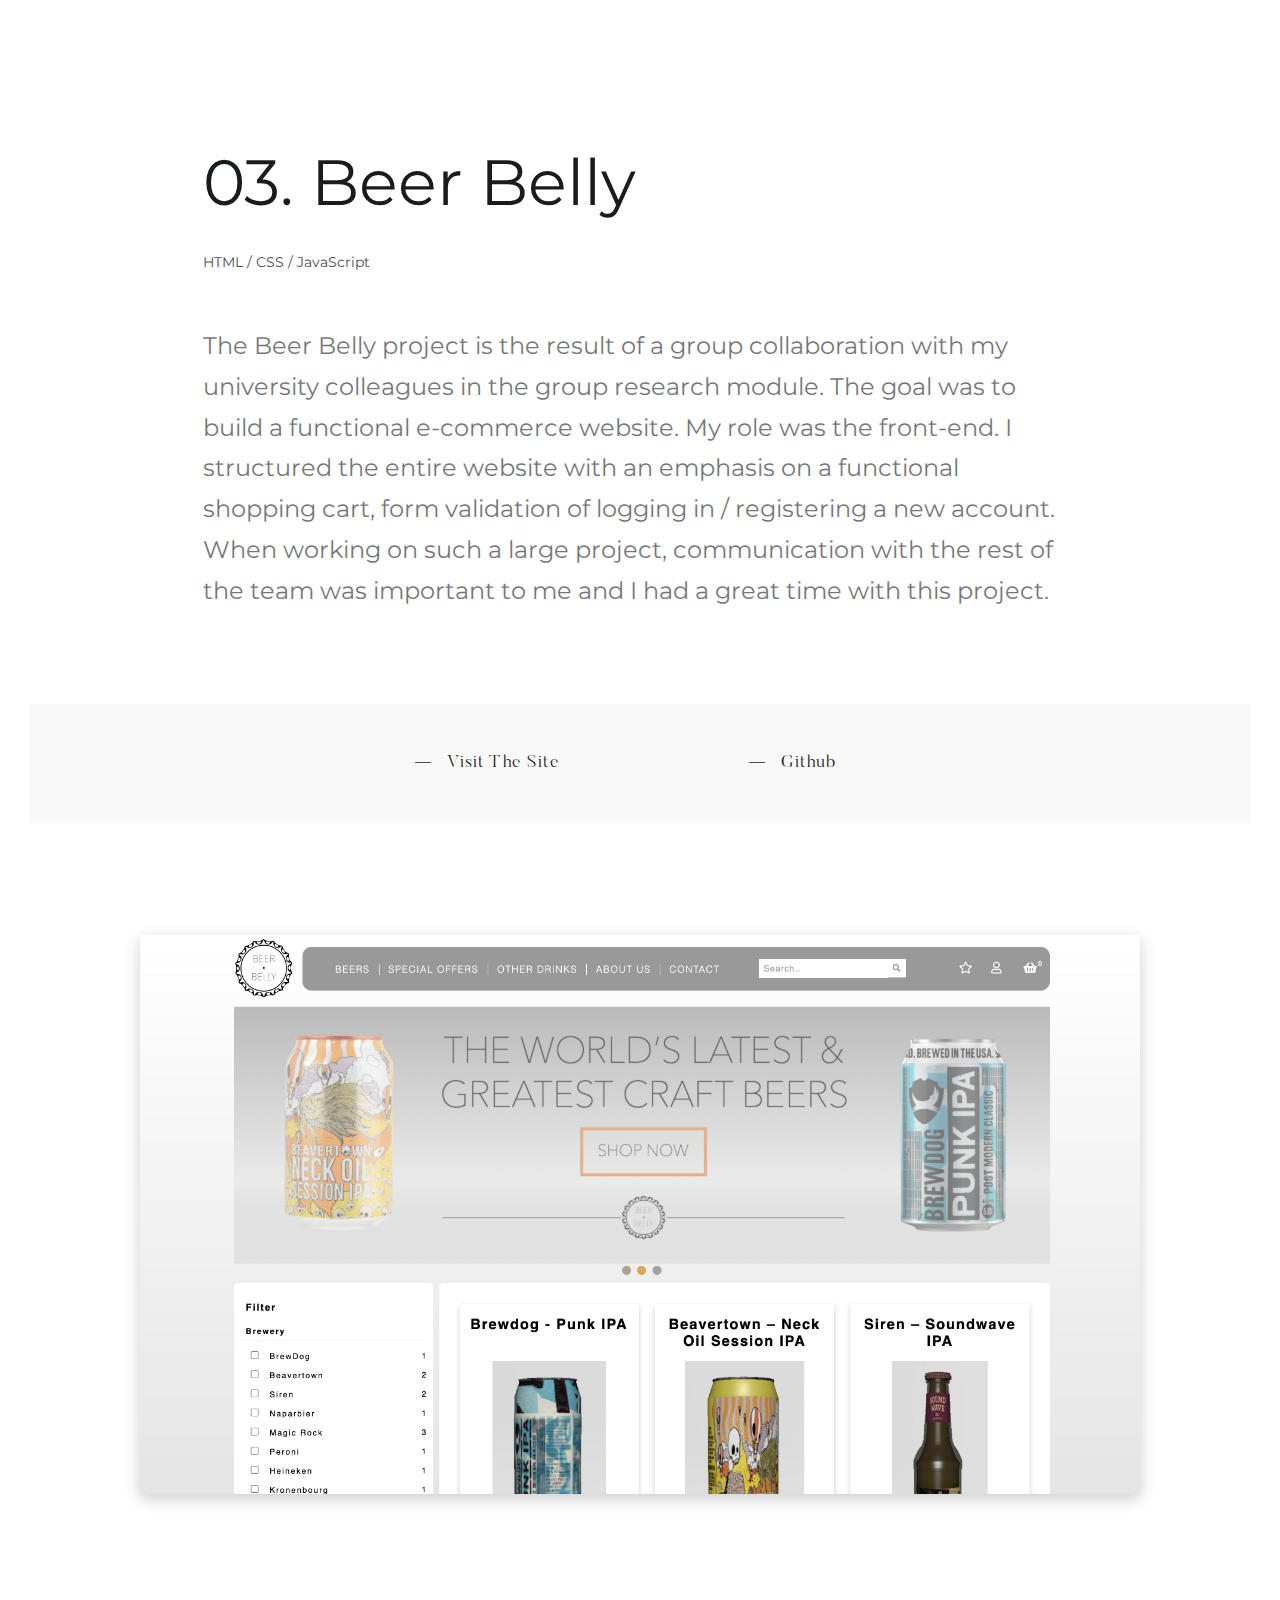
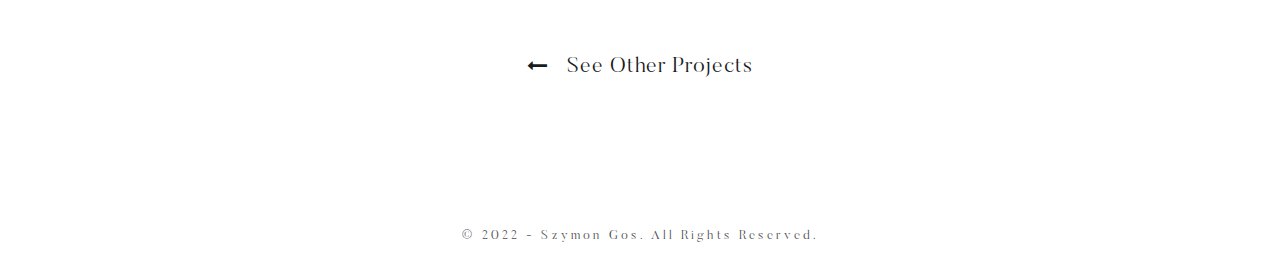
<file: projects/beerBelly.html>
<!DOCTYPE html>
<html lang="en">

<head>
    <meta charset="UTF-8">
    <meta name="viewport" content="width=device-width, initial-scale=1.0">
    <title>Beer Belly | Szymon Gos</title>
    <link rel="stylesheet" href="../css/Butler-Font/butler-font.css">
    <link rel="stylesheet" href="../css/main.css">
    <link rel="stylesheet" href="https://stackpath.bootstrapcdn.com/font-awesome/4.7.0/css/font-awesome.min.css">
    <script src="https://ajax.googleapis.com/ajax/libs/jquery/3.5.1/jquery.min.js"></script>
</head>

<body>
    <header class="header">
        <div class="home-link">
            szymon gos.
        </div>
    </header>

    <main class="main">
        <h1 class="heading-title">03. Beer Belly</h1>
        <div class="work-type">HTML / CSS / JavaScript</div>
        <p class="project-paragraph">
            The Beer Belly project is the result of a group collaboration with my university colleagues in the group research module. The goal was to build a functional e-commerce website. My role was the front-end. I structured the entire website with an emphasis on a functional shopping cart, form validation of logging in / registering a new account. When working on such a large project, communication with the rest of the team was important to me and I had a great time with this project.
        </p>
    </main>
    <section class="project-links-container">
        <ul class="project-links">
            <li class="link">
                <div class="mdash">&mdash;</div>
                <a href="https://beerbelly.netlify.app/" class="link-item"
                    target="_blank" rel="noopener noreferrer">
                    Visit The Site
                </a>
            </li>
            <li class="link">
                <div class="mdash">&mdash;</div>
                <a href="https://github.com/SzymonGos/Group-Research-Project/tree/master/BeerBelly" target="_blank" class="link-item"
                    rel="noopener noreferrer">
                    Github
                </a>
            </li>
        </ul>
    </section>
    <div class="image-container">
        <img class="project-img" src="../components/projects-img/beerBelly.jpg" alt="dog_api">
    </div>
    <div class="go-back">
        <div class="subtitle">
            <div class="left-arrow"><i class="fa fa-long-arrow-left" aria-hidden="true"></i>
            </div>
            <a href="../index.html#work" class="link-item">
                See Other Projects
            </a>
        </div>
    </div>
    <footer class="footer">
        &#169; 2022 - Szymon Gos. All Rights Reserved.
    </footer>
    <script src="../javascript/scrollToTop.js"></script>
    <script src="../javascript/showOnScrollDown.js"></script>
</body>

</html>
</file>
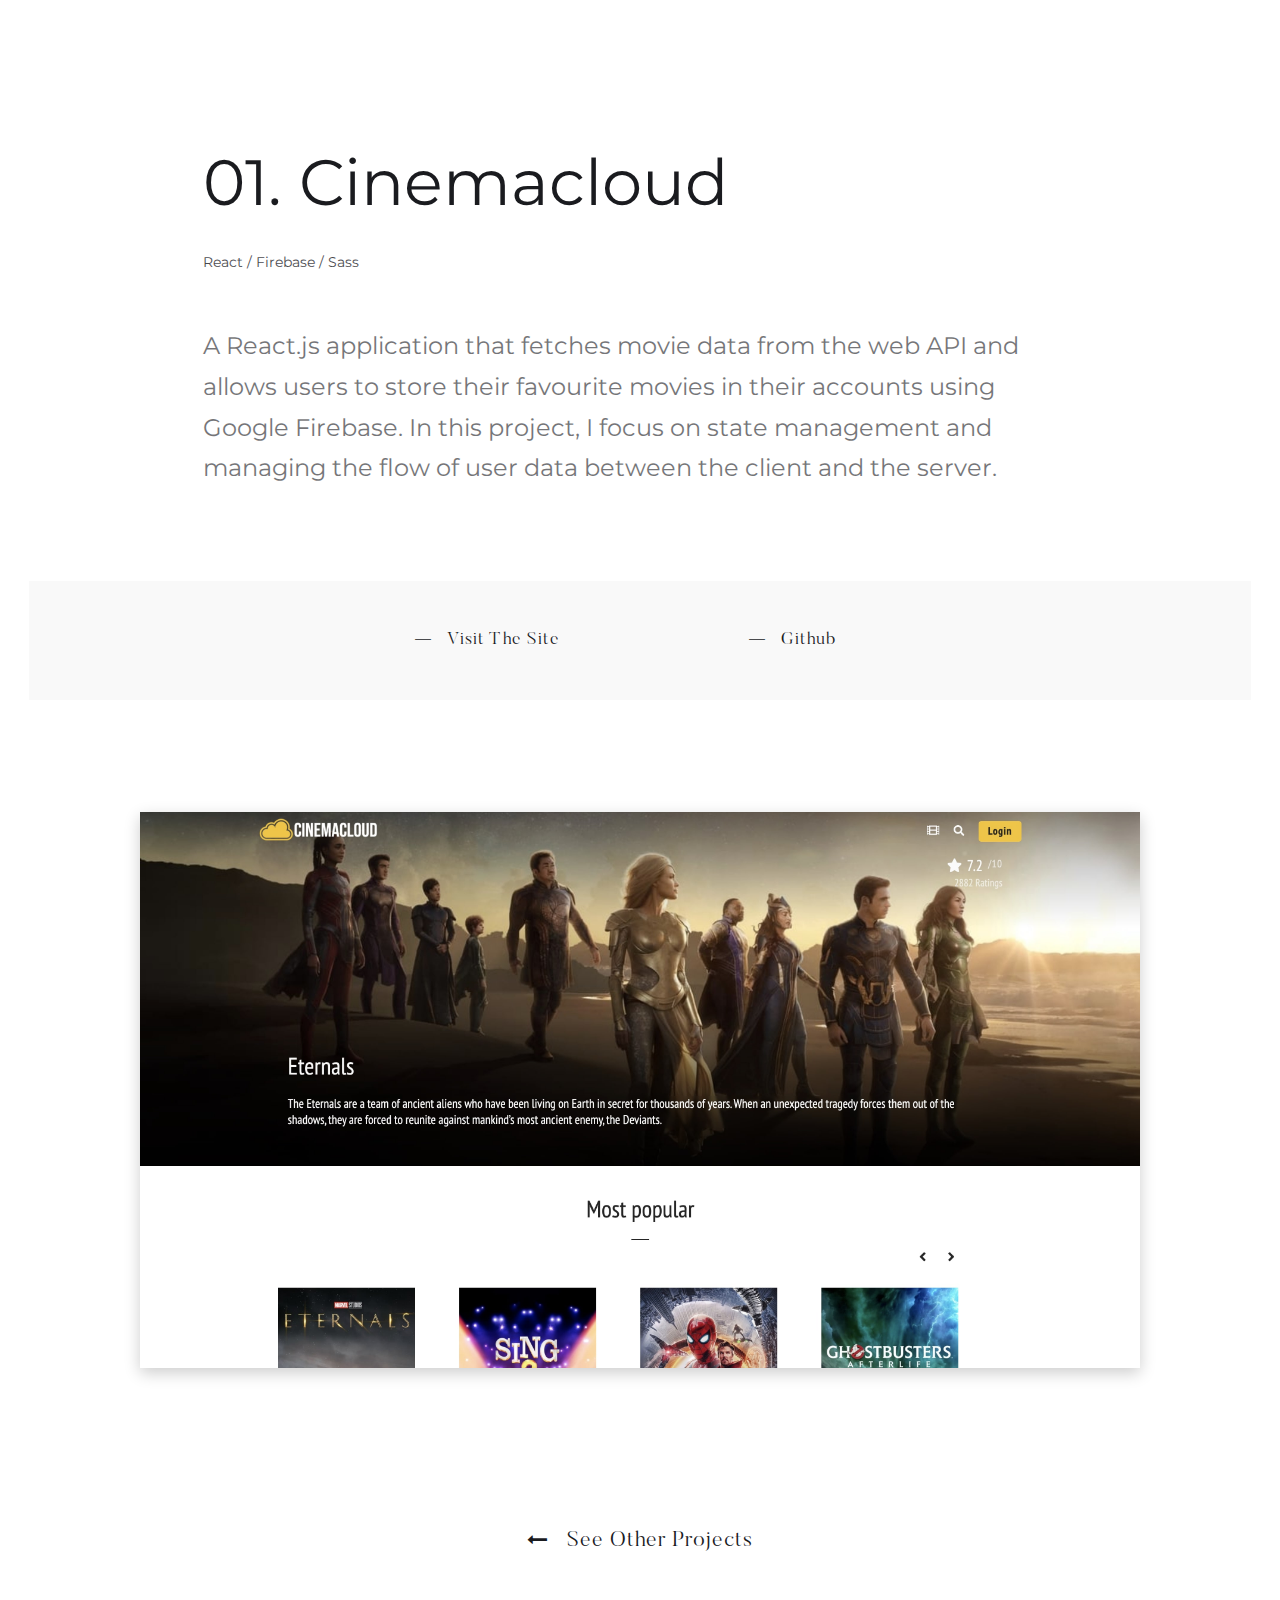
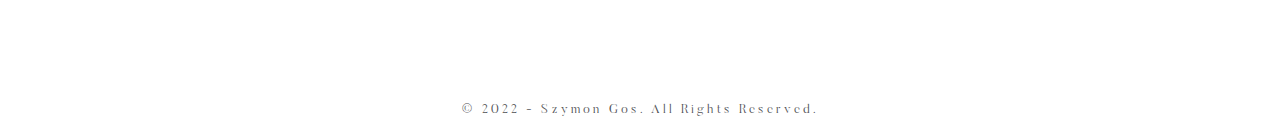
<file: projects/cinemacloud.html>
<!DOCTYPE html>
<html lang="en">

<head>
    <meta charset="UTF-8">
    <meta name="viewport" content="width=device-width, initial-scale=1.0">
    <title>Cinemacloud | Szymon Gos</title>
    <link rel="stylesheet" href="../css/Butler-Font/butler-font.css">
    <link rel="stylesheet" href="../css/main.css">
    <link rel="stylesheet" href="https://stackpath.bootstrapcdn.com/font-awesome/4.7.0/css/font-awesome.min.css">
    <script src="https://ajax.googleapis.com/ajax/libs/jquery/3.5.1/jquery.min.js"></script>
</head>

<body>
    <header class="header">
        <div class="home-link">
            szymon gos.
        </div>
    </header>

    <main class="main">
        <h1 class="heading-title">01. Cinemacloud </h1>
        <div class="work-type">React / Firebase / Sass</div>
        <p class="project-paragraph">
            A React.js application that fetches movie data from the web API and allows users to store their favourite movies in their accounts using Google Firebase. In this project, I focus on state management and managing the flow of user data between the client and the server.
        </p>
    </main>
    <section class="project-links-container">
        <ul class="project-links">
            <li class="link">
                <div class="mdash">&mdash;</div>
                <a href="https://cinemacloud.netlify.app/" class="link-item"
                    target="_blank" rel="noopener noreferrer">
                    Visit The Site
                </a>
            </li>
            <li class="link">
                <div class="mdash">&mdash;</div>
                <a href="https://github.com/SzymonGos/cinema_cloud" target="_blank" class="link-item"
                    rel="noopener noreferrer">
                    Github
                </a>
            </li>
        </ul>
    </section>
    <div class="image-container">
        <img class="project-img" src="../components/projects-img/cinemacloud.jpg" alt="dog_api">
    </div>
    <div class="go-back">
        <div class="subtitle">
            <div class="left-arrow"><i class="fa fa-long-arrow-left" aria-hidden="true"></i>
            </div>
            <a href="../index.html#work" class="link-item">
                See Other Projects
            </a>
        </div>
    </div>
    <footer class="footer">
        &#169; 2022 - Szymon Gos. All Rights Reserved.
    </footer>
    <script src="../javascript/scrollToTop.js"></script>
    <script src="../javascript/showOnScrollDown.js"></script>
</body>

</html>
</file>
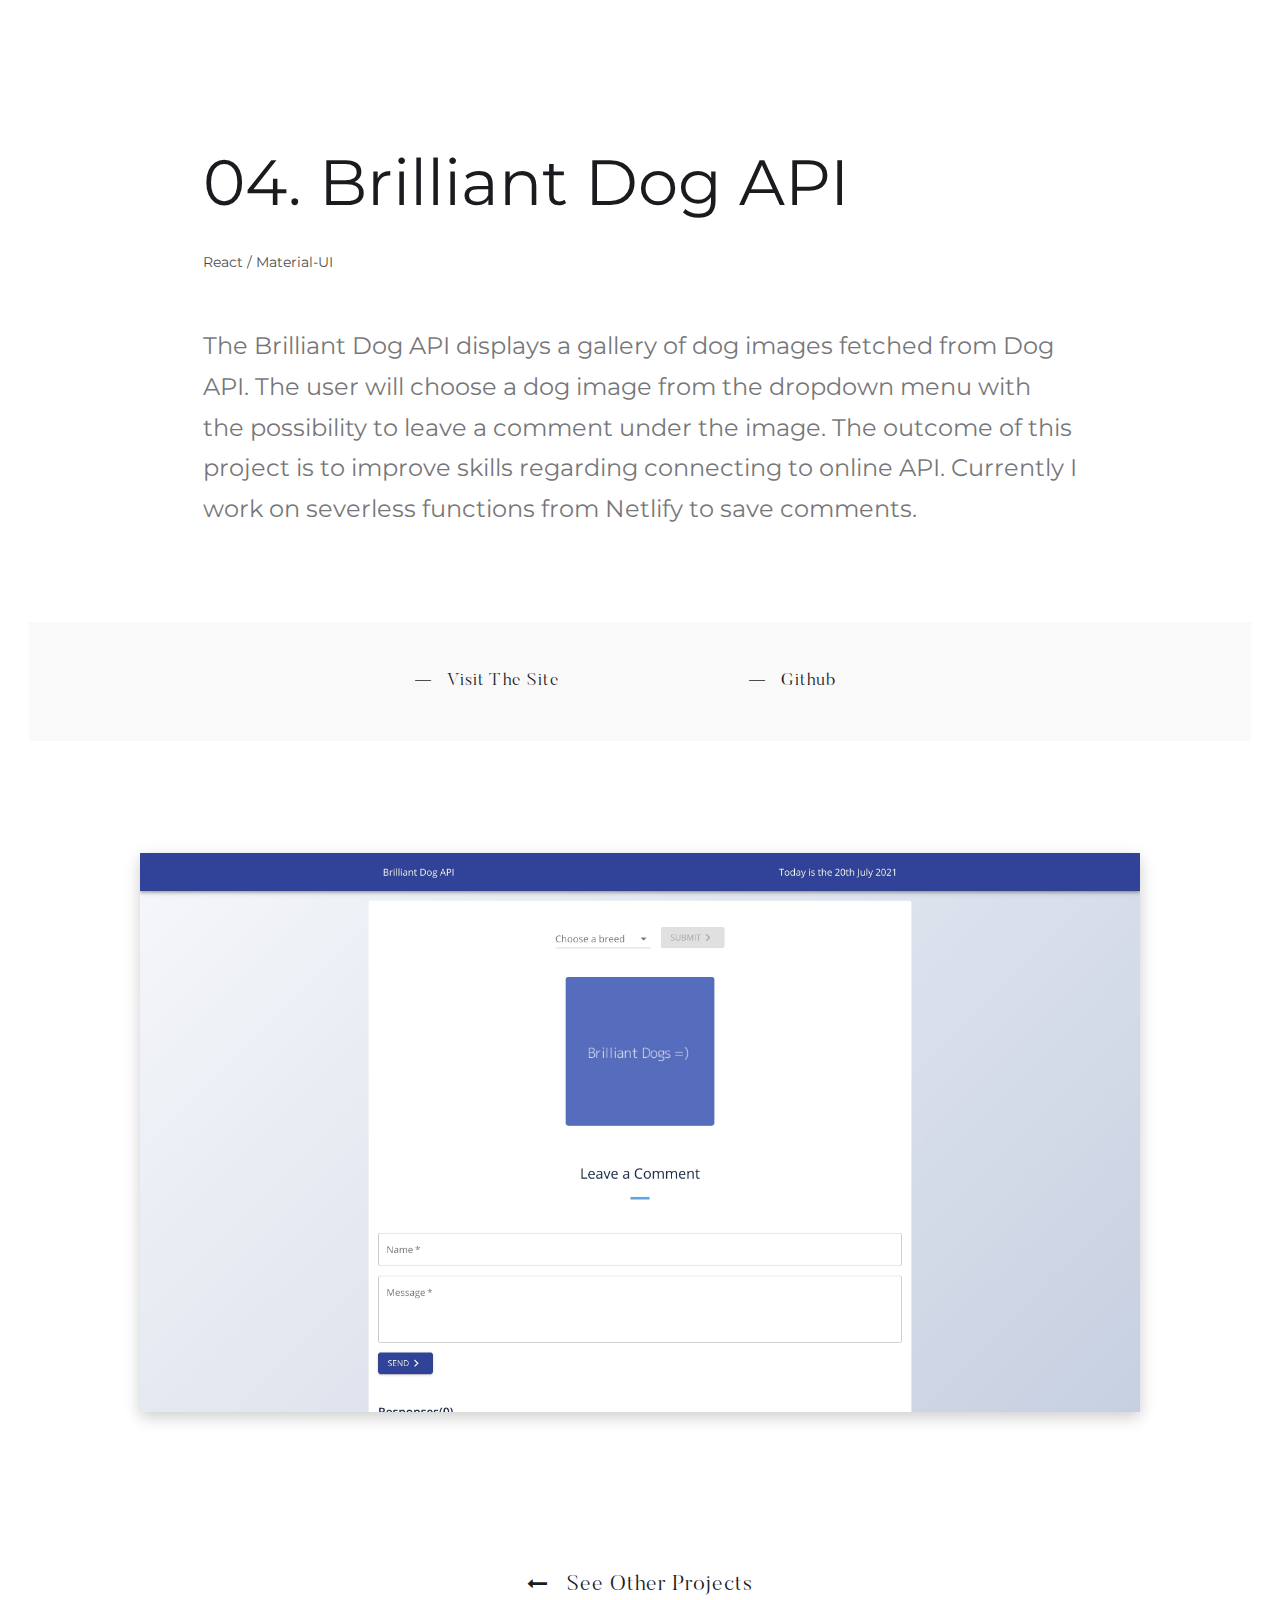
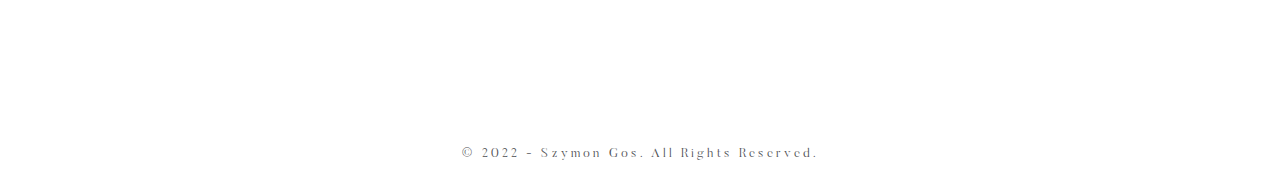
<file: projects/dogApi.html>
<!DOCTYPE html>
<html lang="en">

<head>
    <meta charset="UTF-8">
    <meta name="viewport" content="width=device-width, initial-scale=1.0">
    <title>Brilliant Dog API | Szymon Gos</title>
    <link rel="stylesheet" href="../css/Butler-Font/butler-font.css">
    <link rel="stylesheet" href="../css/main.css">
    <link rel="stylesheet" href="https://stackpath.bootstrapcdn.com/font-awesome/4.7.0/css/font-awesome.min.css">
    <script src="https://ajax.googleapis.com/ajax/libs/jquery/3.5.1/jquery.min.js"></script>
</head>

<body>
    <header class="header">
        <div class="home-link">
            szymon gos.
        </div>
    </header>

    <main class="main">
        <h1 class="heading-title">04. Brilliant Dog API</h1>
        <div class="work-type">React / Material-UI</div>
        <p class="project-paragraph">
            The Brilliant Dog API displays a gallery of dog images fetched from Dog API. The user will choose a dog image from the dropdown menu with the possibility to leave a comment under the image. The outcome of this project is to improve skills regarding connecting to online API. Currently I work on severless functions from Netlify to save comments.
        </p>
    </main>
    <section class="project-links-container">
        <ul class="project-links">
            <li class="link">
                <div class="mdash">&mdash;</div>
                <a href="https://brilliant-dog-api.netlify.app/" class="link-item"
                    target="_blank" rel="noopener noreferrer">
                    Visit The Site
                </a>
            </li>
            <li class="link">
                <div class="mdash">&mdash;</div>
                <a href="https://github.com/SzymonGos/brilliant_dogs_api" target="_blank" class="link-item"
                    rel="noopener noreferrer">
                    Github
                </a>
            </li>
        </ul>
    </section>
    <div class="image-container">
        <img class="project-img" src="../components/projects-img/brilliant_dog_api.jpg" alt="dog_api">
    </div>
    <div class="go-back">
        <div class="subtitle">
            <div class="left-arrow"><i class="fa fa-long-arrow-left" aria-hidden="true"></i>
            </div>
            <a href="../index.html#work" class="link-item">
                See Other Projects
            </a>
        </div>
    </div>
    <footer class="footer">
        &#169; 2022 - Szymon Gos. All Rights Reserved.
    </footer>
    <script src="../javascript/scrollToTop.js"></script>
    <script src="../javascript/showOnScrollDown.js"></script>
</body>

</html>
</file>
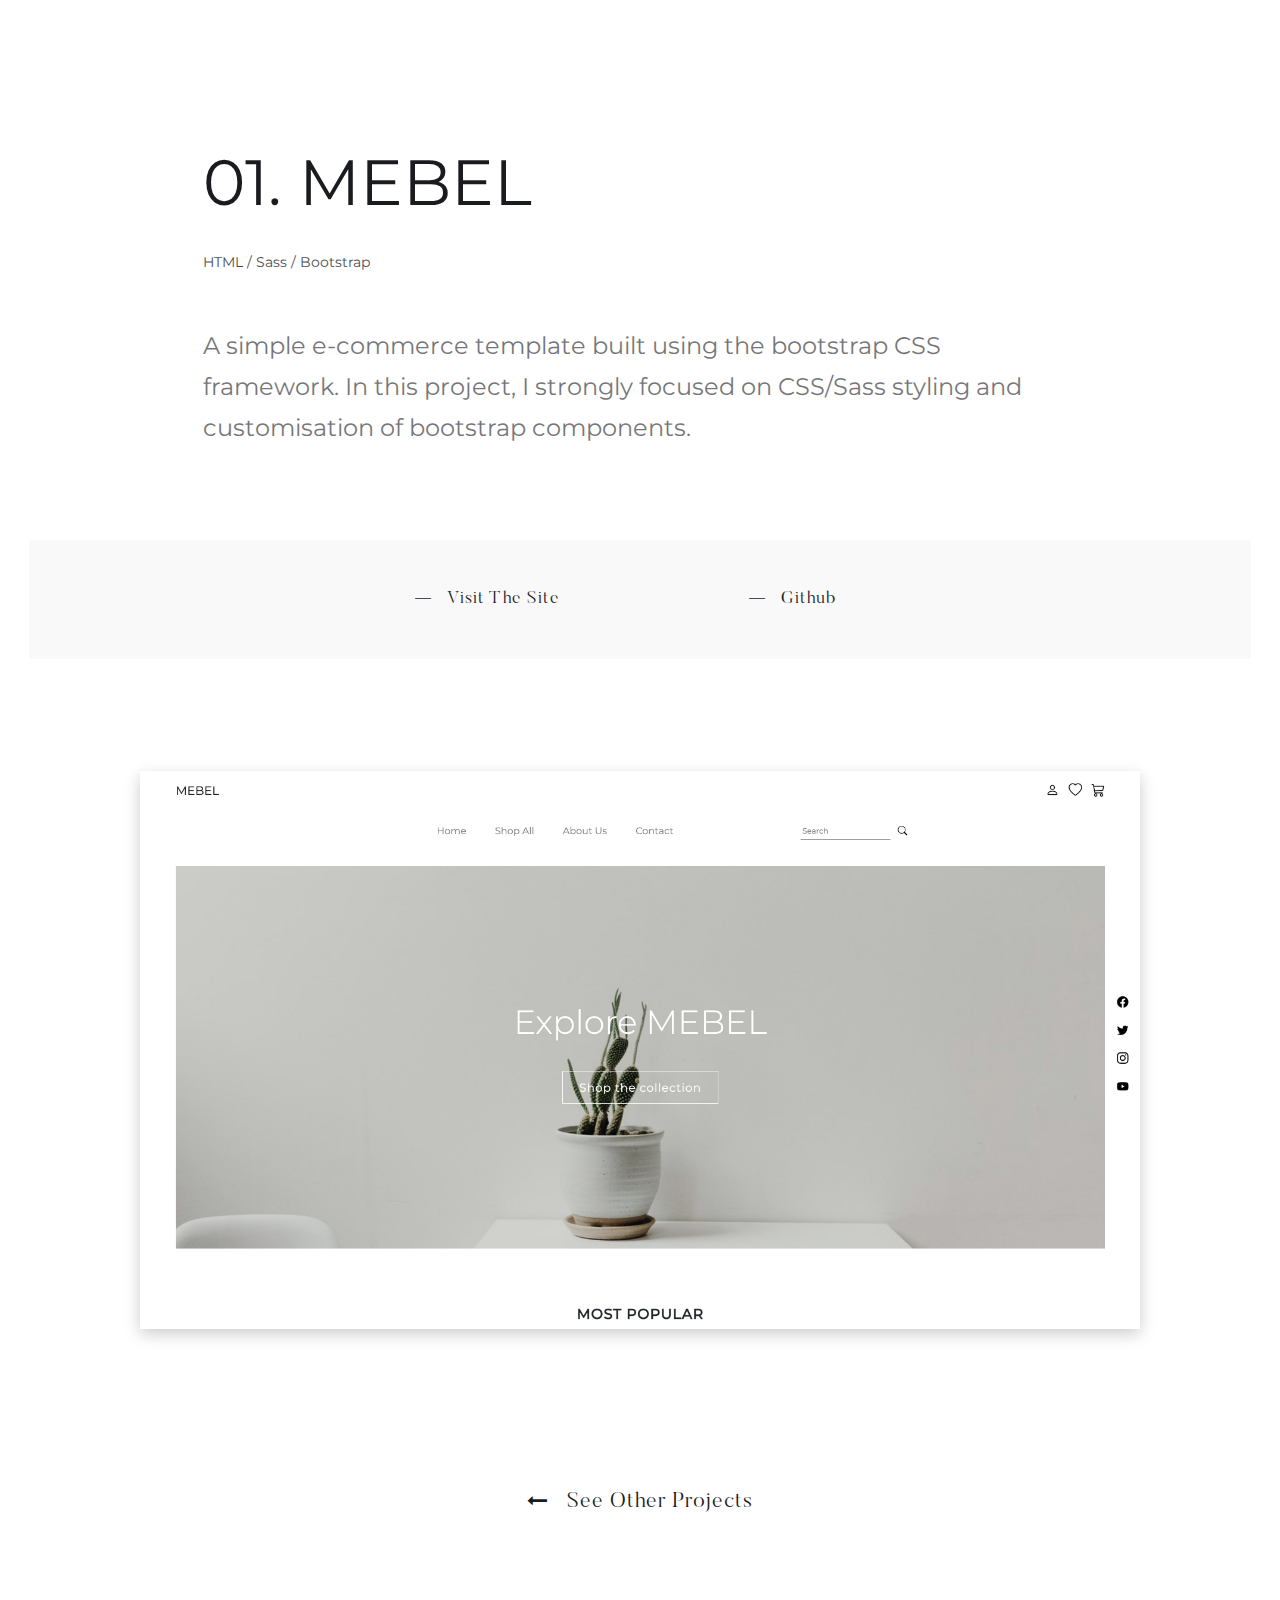
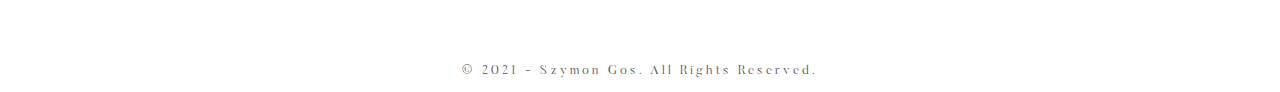
<file: projects/mebel.html>
<!DOCTYPE html>
<html lang="en">

<head>
    <meta charset="UTF-8">
    <meta name="viewport" content="width=device-width, initial-scale=1.0">
    <title>MEBEL | Szymon Gos</title>
    <link rel="stylesheet" href="../css/Butler-Font/butler-font.css">
    <link rel="stylesheet" href="../css/main.css">
    <link rel="stylesheet" href="https://stackpath.bootstrapcdn.com/font-awesome/4.7.0/css/font-awesome.min.css">
    <script src="https://ajax.googleapis.com/ajax/libs/jquery/3.5.1/jquery.min.js"></script>
</head>

<body>
    <header class="header">
        <div class="home-link">
            szymon gos.
        </div>
    </header>

    <main class="main">
        <h1 class="heading-title">01. MEBEL</h1>
        <div class="work-type">HTML / Sass / Bootstrap</div>
        <p class="project-paragraph">
            A simple e-commerce template built using the bootstrap CSS framework. In this project, I strongly focused on CSS/Sass styling and customisation of bootstrap components.
        </p>
    </main>
    <section class="project-links-container">
        <ul class="project-links">
            <li class="link">
                <div class="mdash">&mdash;</div>
                <a href="https://szymongos.github.io/mebel/" class="link-item"
                    target="_blank" rel="noopener noreferrer">
                    Visit The Site
                </a>
            </li>
            <li class="link">
                <div class="mdash">&mdash;</div>
                <a href="https://github.com/SzymonGos/mebel" target="_blank" class="link-item"
                    rel="noopener noreferrer">
                    Github
                </a>
            </li>
        </ul>
    </section>
    <div class="image-container">
        <img class="project-img" src="../components/projects-img/mebel.jpg" alt="dog_api">
    </div>
    <div class="go-back">
        <div class="subtitle">
            <div class="left-arrow"><i class="fa fa-long-arrow-left" aria-hidden="true"></i>
            </div>
            <a href="../index.html" class="link-item">
                See Other Projects
            </a>
        </div>
    </div>
    <footer class="footer">
        &#169; 2021 - Szymon Gos. All Rights Reserved.
    </footer>
    <script src="../javascript/scrollToTop.js"></script>
    <script src="../javascript/showOnScrollDown.js"></script>
</body>

</html>
</file>
<file: css/Butler-Font/butler-font.css>
@font-face {
    font-family: 'Butler';
    src: url('Butler-UltraLight.woff2') format('woff2'),
        url('Butler-UltraLight.woff') format('woff');
    font-weight: 200;
    font-style: normal;
}

@font-face {
    font-family: 'Butler';
    src: url('Butler-Light.woff2') format('woff2'),
        url('Butler-Light.woff') format('woff');
    font-weight: 300;
    font-style: normal;
}

@font-face {
    font-family: 'Butler Stencil';
    src: url('ButlerStencil-Light.woff2') format('woff2'),
        url('ButlerStencil-Light.woff') format('woff');
    font-weight: 300;
    font-style: normal;
}
</file>
<file: css/main.css>
@import url("https://fonts.googleapis.com/css2?family=Montserrat:wght@400;900&display=swap");body{-webkit-animation:fadein 2s;animation:fadein 2s}@-webkit-keyframes fadein{from{opacity:0}to{opacity:1}}@keyframes fadein{from{opacity:0}to{opacity:1}}.main{padding:7em .8em 5em;text-align:center}.project-paragraph{line-height:1.7em;opacity:0.6;font-size:1.5em;text-align:center}.project-img{-webkit-box-shadow:rgba(0,0,0,0.15) 0px 2px 8px;box-shadow:rgba(0,0,0,0.15) 0px 2px 8px;display:block;height:auto;max-width:100%;-webkit-box-shadow:0 5px 15px rgba(0,0,0,0.2);box-shadow:0 5px 15px rgba(0,0,0,0.2);background-size:cover}.image-container{margin:2em .8em 5em}.project-links-container{background-color:#f9f9f9;margin:0 .8em  7em;padding:2em 0}.link{display:-webkit-box;display:-ms-flexbox;display:flex;padding:1em;list-style:none}.go-back{margin:0em .8em 7em;display:-webkit-box;display:-ms-flexbox;display:flex;-webkit-box-pack:center;-ms-flex-pack:center;justify-content:center}.subtitle{margin-bottom:1em;font-size:1.25em;text-align:center;display:-webkit-box;display:-ms-flexbox;display:flex}.left-arrow{margin-right:1em}@media (min-width: 768px){.main{margin:0 1.8em;text-align:left}.project-paragraph{text-align:left}.project-links{display:-webkit-box;display:-ms-flexbox;display:flex;-webkit-box-pack:center;-ms-flex-pack:center;justify-content:center}.link{display:-webkit-box;display:-ms-flexbox;display:flex;list-style:none;-ms-flex-preferred-size:25%;flex-basis:25%;-webkit-box-pack:center;-ms-flex-pack:center;justify-content:center}}@media (min-width: 992px){.main{max-width:800px;margin:0 auto}.image-container{max-width:800px;margin:2em auto 5em}}@media (min-width: 1200px){.main{max-width:900px}.image-container{max-width:1000px;margin-bottom:10em}.go-back{margin-bottom:8em}.project-links-container{margin:0em 1.8em 7em}}*{-webkit-box-sizing:border-box;box-sizing:border-box;padding:0;margin:0}html{font-family:'Montserrat', sans-serif}body{font-size:16px;color:#1a1b1f;font-weight:400}body ::-moz-selection{background-color:#ff4500;color:white}body ::selection{background-color:#ff4500;color:white}h1,h2,h3,h4{margin:0;padding:.5em 0;font-weight:400}p{font-weight:400;padding:.5em 0}.header{position:fixed;width:auto;margin:.5rem 0rem;z-index:999;-webkit-transition:-webkit-transform .5s;transition:-webkit-transform .5s;transition:transform .5s;transition:transform .5s, -webkit-transform .5s;-webkit-transform:translateX(-120%);transform:translateX(-120%);-webkit-animation:fadeOut .5s;animation:fadeOut .5s}@-webkit-keyframes fadeOut{0%{opacity:1}100%{opacity:0}}@keyframes fadeOut{0%{opacity:1}100%{opacity:0}}.show-header{-webkit-transform:translateX(0%);transform:translateX(0%);-webkit-transition:.5s;transition:.5s}.home-link{font-family:'Butler Stencil', sans-serif;font-weight:300;font-size:1.8em;letter-spacing:1px;text-decoration:none;color:#1a1b1f;cursor:pointer;padding:0 1rem;background-color:#fff}.home-link:hover{opacity:0.6 !important}.intro-wrapper{padding:6em 0;text-align:center;-webkit-animation:fadein 2s;animation:fadein 2s}@keyframes fadein{from{opacity:0}to{opacity:1}}.name-text{font-size:1.25em;line-height:2em}.heading-title{font-size:2.5em;line-height:1.2em}.work{min-height:100vh;margin:1em .8em 5em}.typewriter-wrapper{visibility:hidden;-webkit-animation:showIn 0s 3s forwards;animation:showIn 0s 3s forwards}@-webkit-keyframes showIn{to{visibility:visible}}@keyframes showIn{to{visibility:visible}}.typewriter{overflow:hidden;display:inline-block;font-size:1.2em;-webkit-animation:typing 2.5s steps(35, end),blink 1s step-end infinite;animation:typing 2.5s steps(35, end),blink 1s step-end infinite;white-space:nowrap;letter-spacing:.2em;border-right:3px solid #1a1b1f;margin-bottom:5em;-webkit-animation-delay:3s;animation-delay:3s}@-webkit-keyframes typing{from{width:0px}to{width:218px}}@keyframes typing{from{width:0px}to{width:218px}}@-webkit-keyframes blink{from,to{}0%{border-color:transparent}50%{border-color:#1a1b1f}}@keyframes blink{from,to{}0%{border-color:transparent}50%{border-color:#1a1b1f}}.work-item{margin-bottom:10em;text-decoration:none}.work-description{margin:1em 0;text-align:center;line-height:1.7em}.work-title{font-size:1.1em}.work-type{font-size:.9em;margin-bottom:3em;opacity:0.8}.work-img{display:block;height:auto;max-width:100%;-webkit-box-shadow:0 5px 15px rgba(0,0,0,0.2);box-shadow:0 5px 15px rgba(0,0,0,0.2);background-size:cover}.about{margin:2em .8em 10em}.about .about-text{margin-bottom:6em}.about .about-title{margin-bottom:1em;font-size:1.25em;text-align:center}.about .about-paragraph{line-height:1.7em;opacity:0.6;font-size:1.5em;text-align:center}.contact{margin:1em .8em}.contact-layout{margin-bottom:10em}.contact-title{margin-bottom:1em;font-size:1.25em;text-align:center}.contact-paragraph{line-height:1.7em;opacity:0.6;font-size:1.5em;text-align:center}.contact-form{display:-webkit-box;display:-ms-flexbox;display:flex;-webkit-box-orient:vertical;-webkit-box-direction:normal;-ms-flex-direction:column;flex-direction:column;margin:1.5em 0 8em}.form-item{display:-webkit-box;display:-ms-flexbox;display:flex;-webkit-box-orient:vertical;-webkit-box-direction:normal;-ms-flex-direction:column;flex-direction:column;margin-bottom:5em}.form-item .form-label{margin-bottom:1em;letter-spacing:1px;font-size:1.1em}.form-item .form-input{font-family:'Montserrat';padding:1em 0 .7em .4em;font-size:1em;outline:none;border:none;border-bottom:1px solid #dddddd}.form-textarea{resize:none;overflow:auto;line-height:1.7em;letter-spacing:1px;height:3.2em;-webkit-transition:all 1s;transition:all 1s}.form-textarea:focus{height:15em}.submit-btn{font-size:.75em;padding:1.2em 0;cursor:pointer;border:none;-webkit-user-select:none;-moz-user-select:none;-ms-user-select:none;user-select:none;background-color:#000000;color:#ffffff;font-weight:300;text-transform:uppercase;letter-spacing:2px;text-decoration:none;outline:none;-webkit-transition:background-color 0.5s ease, opacity 0.5s ease-in-out, color 0.5s ease;transition:background-color 0.5s ease, opacity 0.5s ease-in-out, color 0.5s ease}.submit-btn:hover{opacity:0.8;background-color:#ffffff;color:#1a1b1f}.social{padding-bottom:6rem}.social__links{display:-webkit-box;display:-ms-flexbox;display:flex;-webkit-box-pack:center;-ms-flex-pack:center;justify-content:center}.social__link-item{font-size:20rem;color:#1a1b1f;text-decoration:none;-webkit-transition:cubic-bezier(0.15, 0.49, 0.51, 0.96) 0.4s;transition:cubic-bezier(0.15, 0.49, 0.51, 0.96) 0.4s}.social__link-item:hover{-webkit-transform:translateY(-15px);transform:translateY(-15px)}.mdash{margin-right:1em}.link-item{letter-spacing:1px;font-size:1.1em;color:#1a1b1f;text-decoration:none;font-family:'Butler', sans-serif}.link-item:hover{opacity:0.8}.link-item::after{bottom:0;content:"";display:block;height:1px;background:#000000;-webkit-transition:width 0.3s ease 0s, left 0.3s ease 0s;transition:width 0.3s ease 0s, left 0.3s ease 0s;width:0}.link-item:hover:after{width:100%;left:0}.footer{font-family:'Butler', sans-serif;letter-spacing:3px;font-size:.8em;margin:1em 0;text-align:center;opacity:0.8}@media (min-width: 768px){.container{max-width:900px;display:-ms-grid;display:grid;-webkit-column-gap:1em;column-gap:1em;-ms-grid-columns:(minmax(300px, 1fr))[auto-fill];grid-template-columns:repeat(auto-fill, minmax(300px, 1fr))}.header{width:200px;text-align:right}.intro{margin:1.8em}.intro-wrapper{text-align:left}.heading-title{font-size:3.5em}.work{margin-left:1.8em;margin-right:1.8em}.typewriter{font-size:1.3em}.about{margin-left:1.8em;margin-right:1.8em}.contact{margin-left:1.8em;margin-right:1.8em}.contact-layout{margin-bottom:15em}.contact-form{padding:0 2em;-webkit-box-orient:horizontal;-webkit-box-direction:normal;-ms-flex-direction:row;flex-direction:row;-ms-flex-wrap:wrap;flex-wrap:wrap;-webkit-box-pack:justify;-ms-flex-pack:justify;justify-content:space-between}.form-item{-ms-flex-preferred-size:45%;flex-basis:45%}.form-item:last-of-type{-ms-flex-preferred-size:100%;flex-basis:100%;margin-top:2em}.form-textarea:focus{height:20em}.submit-btn{padding-left:3em;padding-right:3em}.link-wrapper{-ms-flex-preferred-size:40%;flex-basis:40%}.social{display:-webkit-box;display:-ms-flexbox;display:flex;-webkit-box-pack:space-evenly;-ms-flex-pack:space-evenly;justify-content:space-evenly}}@media (min-width: 992px){.grid{display:-ms-grid;display:grid;-ms-grid-columns:1fr (10em)[4] 1fr;grid-template-columns:1fr repeat(4, 10em) 1fr;-webkit-column-gap:1em;column-gap:1em;row-gap:1em}.typewriter-wrapper{max-width:1000px;margin:auto}.typewriter{font-size:1.5em;margin-bottom:5em}@-webkit-keyframes typing{from{width:0px}to{width:272px}}@keyframes typing{from{width:0px}to{width:272px}}.container{max-width:1000px;margin:0 auto;-webkit-column-gap:1em;column-gap:1em;-ms-grid-columns:(minmax(350px, 1fr))[auto-fill];grid-template-columns:repeat(auto-fill, minmax(350px, 1fr))}.work-item{margin-bottom:5em}.intro-wrapper{padding:13em 0}.name-text{-ms-grid-row:1;grid-row:1;-ms-grid-column:2;-ms-grid-column-span:1;grid-column:2/3}.heading-title{font-size:4em;-ms-grid-row:2;grid-row:2;-ms-grid-column:2;-ms-grid-column-span:4;grid-column:2/6}.about-title{-ms-grid-row:1;grid-row:1;grid-column:1/-1}.about-paragraph{-ms-grid-row:2;grid-row:2;-ms-grid-column:2;-ms-grid-column-span:4;grid-column:2/6}.about-paragraph:last-of-type{-ms-grid-row:3;grid-row:3}.contact-title{-ms-grid-row:1;grid-row:1;grid-column:1/-1}.contact-paragraph{-ms-grid-row:2;grid-row:2;-ms-grid-column:2;-ms-grid-column-span:4;grid-column:2/6}.contact-form{max-width:800px;margin:0 auto 10em}.social-title{text-align:center;-ms-grid-row:1;grid-row:1;-ms-grid-column:2;-ms-grid-column-span:1;grid-column:2/3}.social{max-width:1200px;margin:0 auto}}@media (min-width: 1200px){.grid{-ms-grid-columns:1fr (15.6em)[4] 1fr;grid-template-columns:1fr repeat(4, 15.6em) 1fr}.container{max-width:1300px;-webkit-column-gap:1em;column-gap:1em;-ms-grid-columns:(minmax(500px, 1fr))[auto-fill];grid-template-columns:repeat(auto-fill, minmax(500px, 1fr))}.contact-form{max-width:900px;margin-bottom:15em}.typewriter-wrapper{max-width:1300px;margin:auto}.social-wrapper{margin-bottom:15em}.social-links{margin-bottom:2em}}
/*# sourceMappingURL=main.css.map */
</file>
